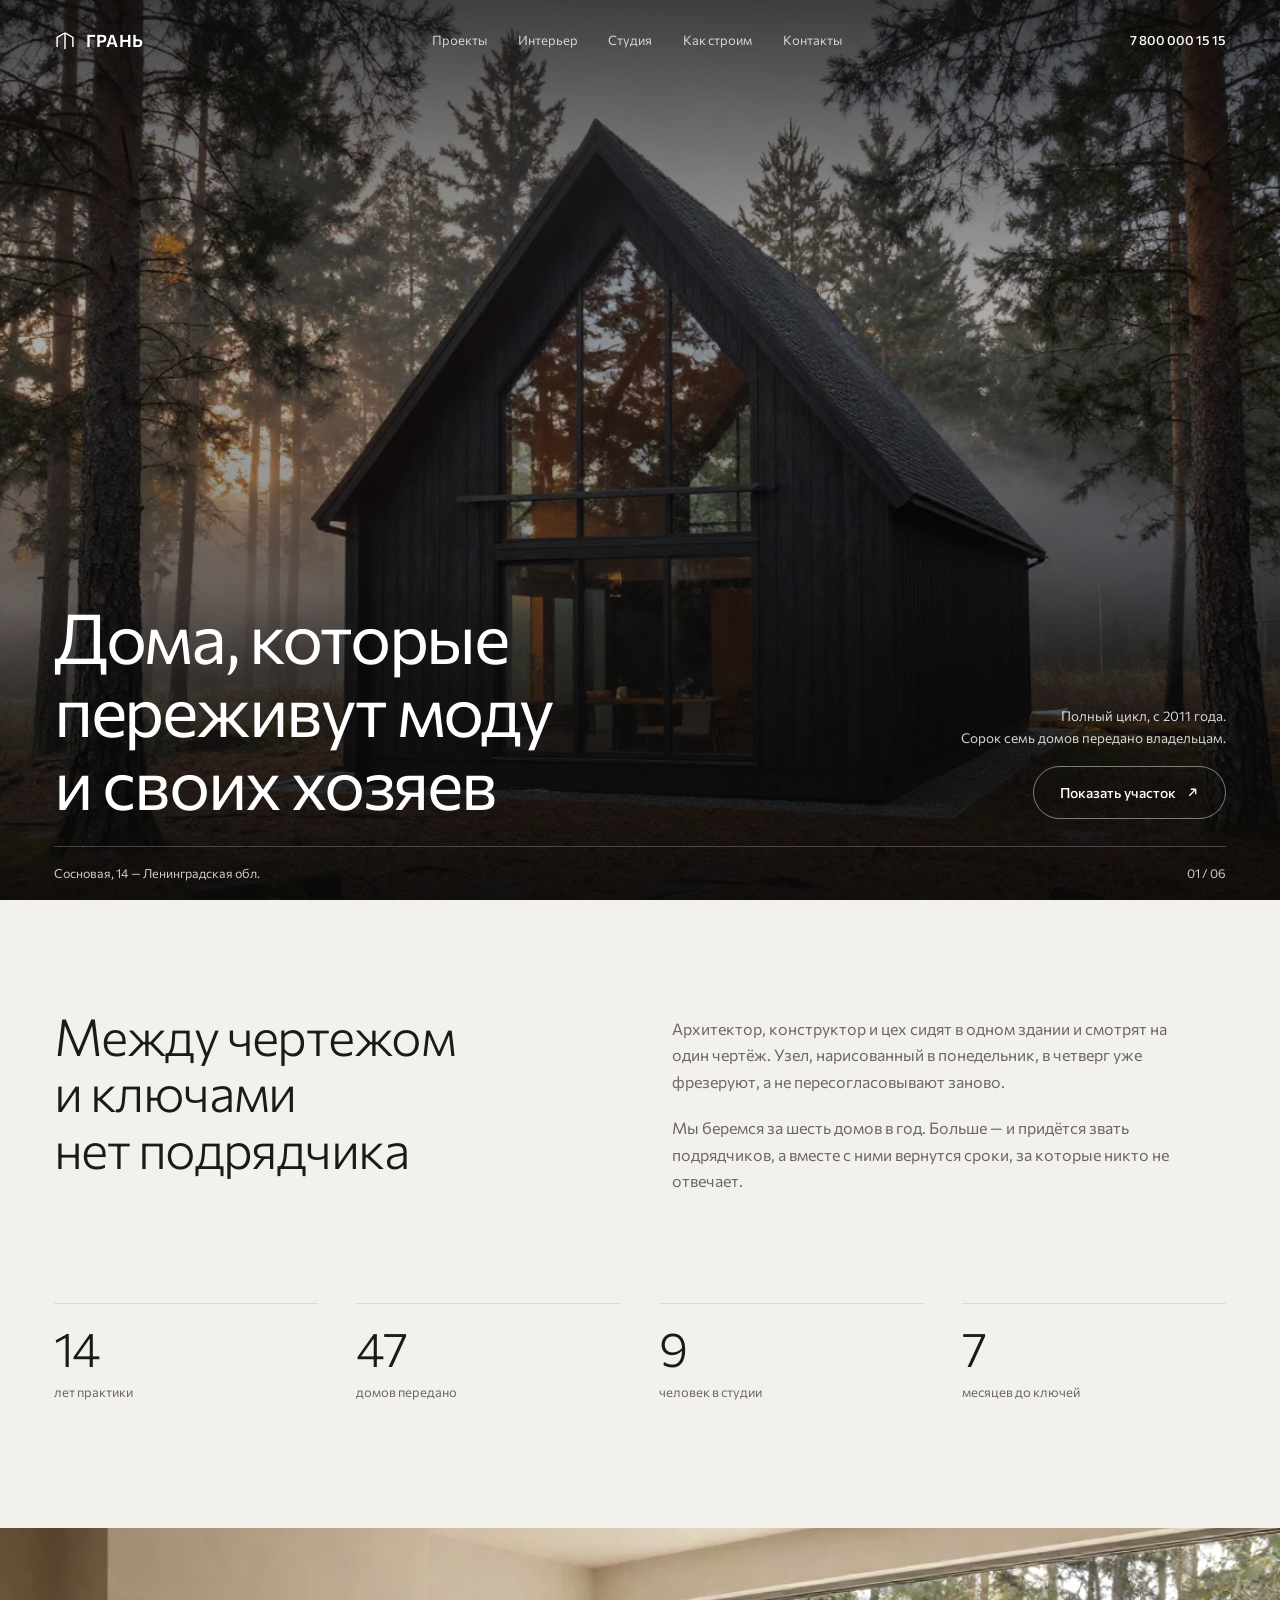
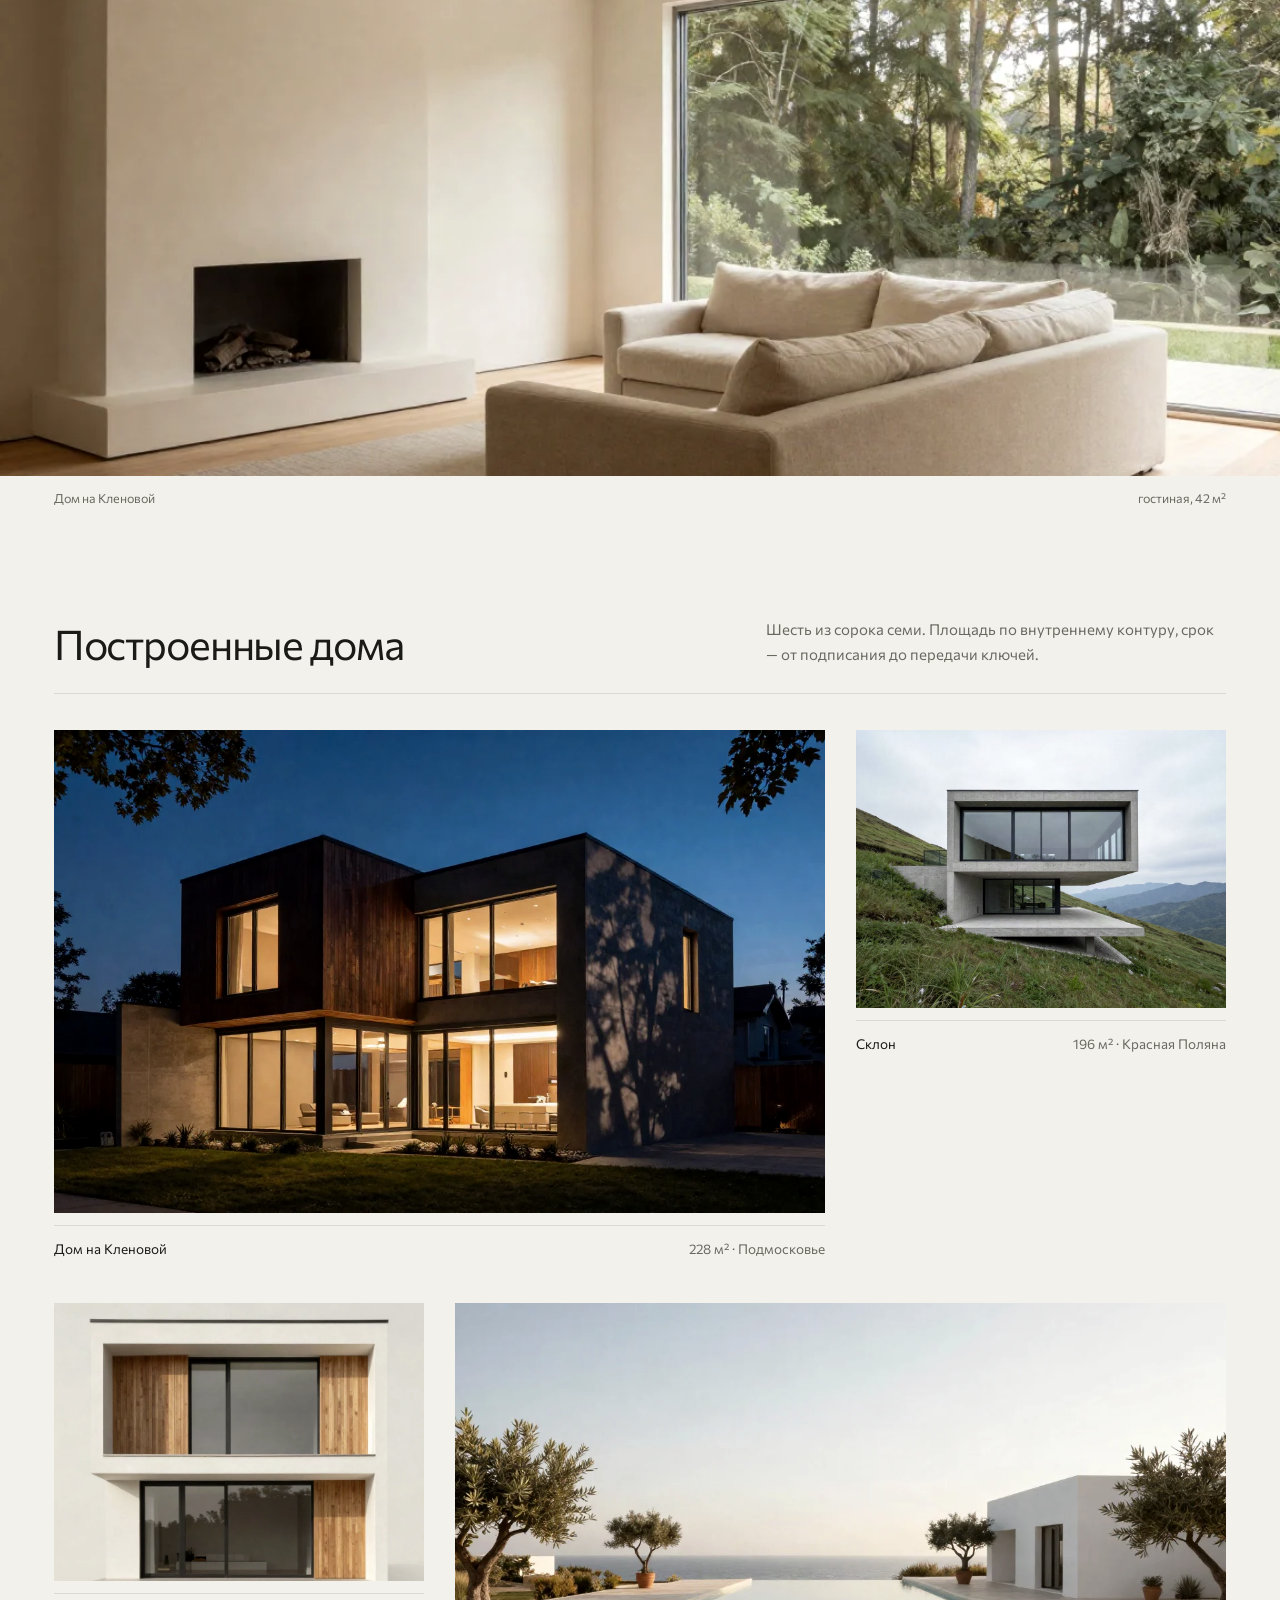
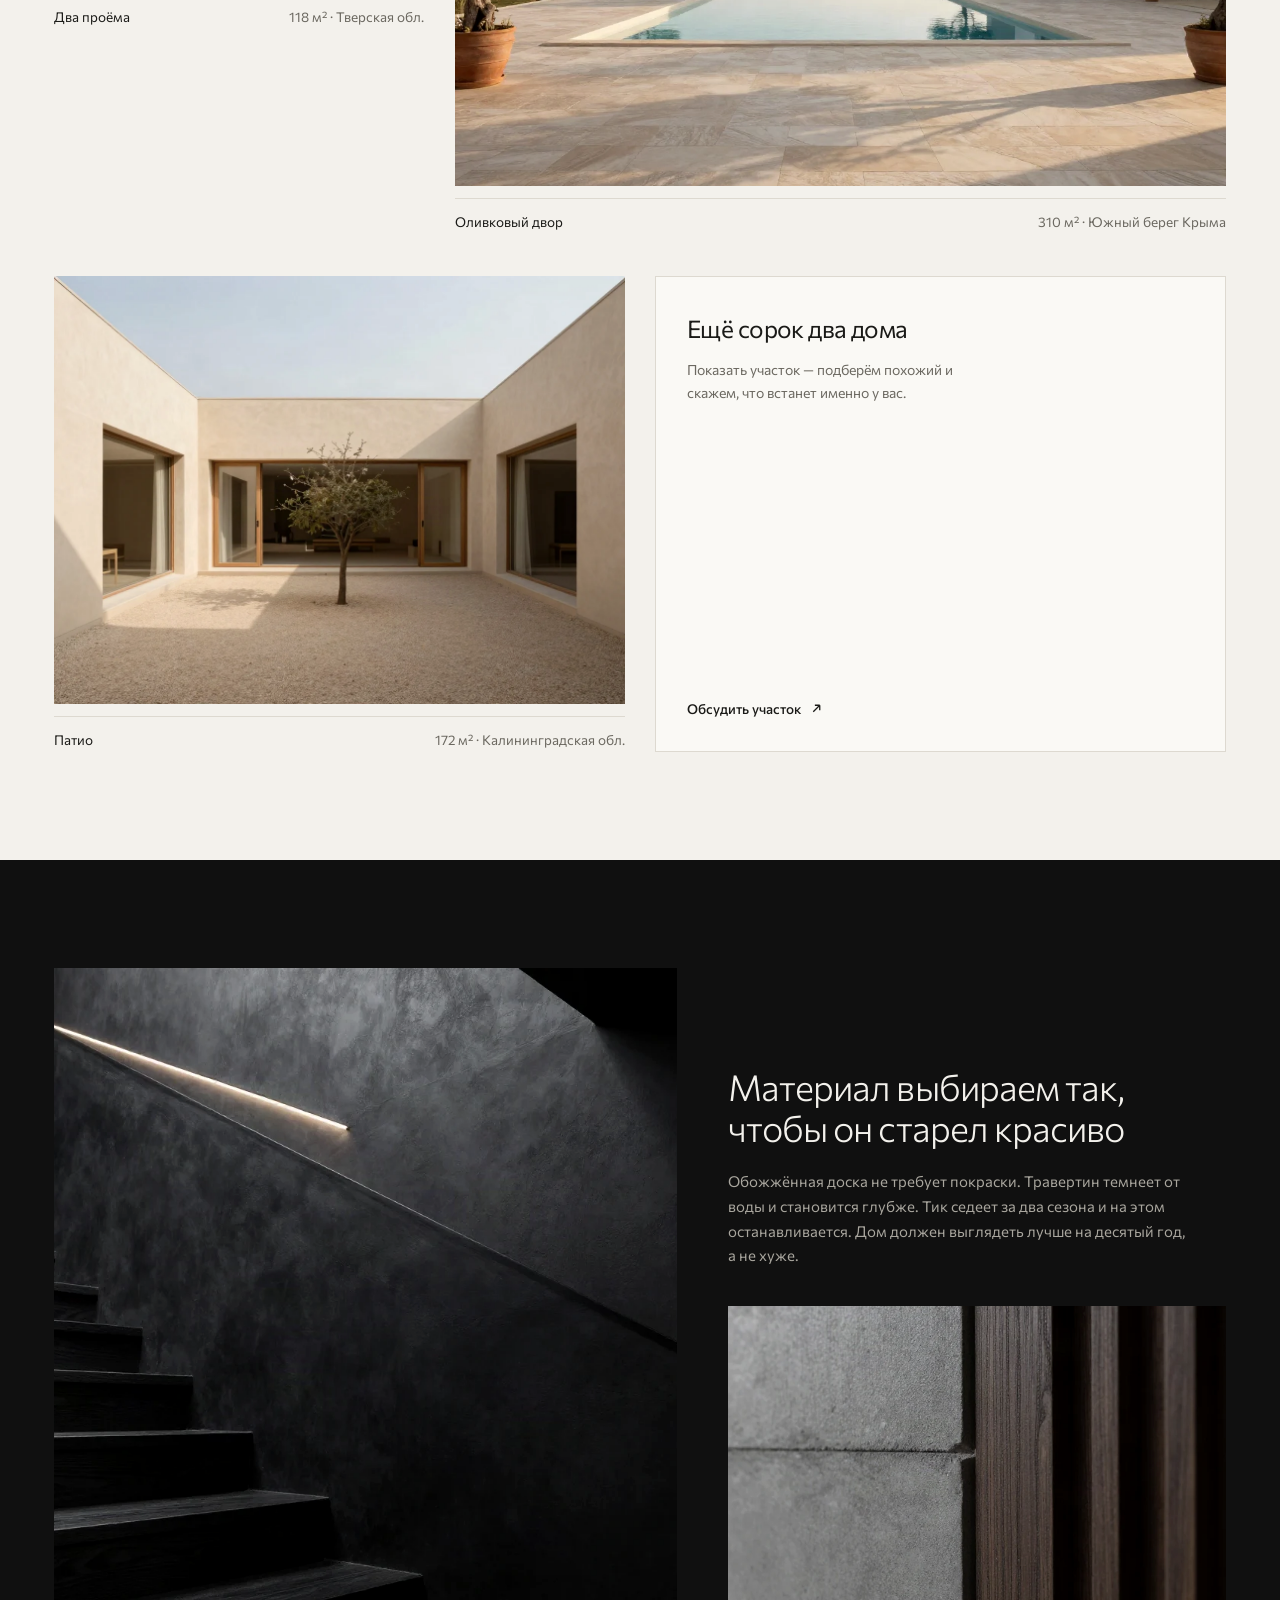
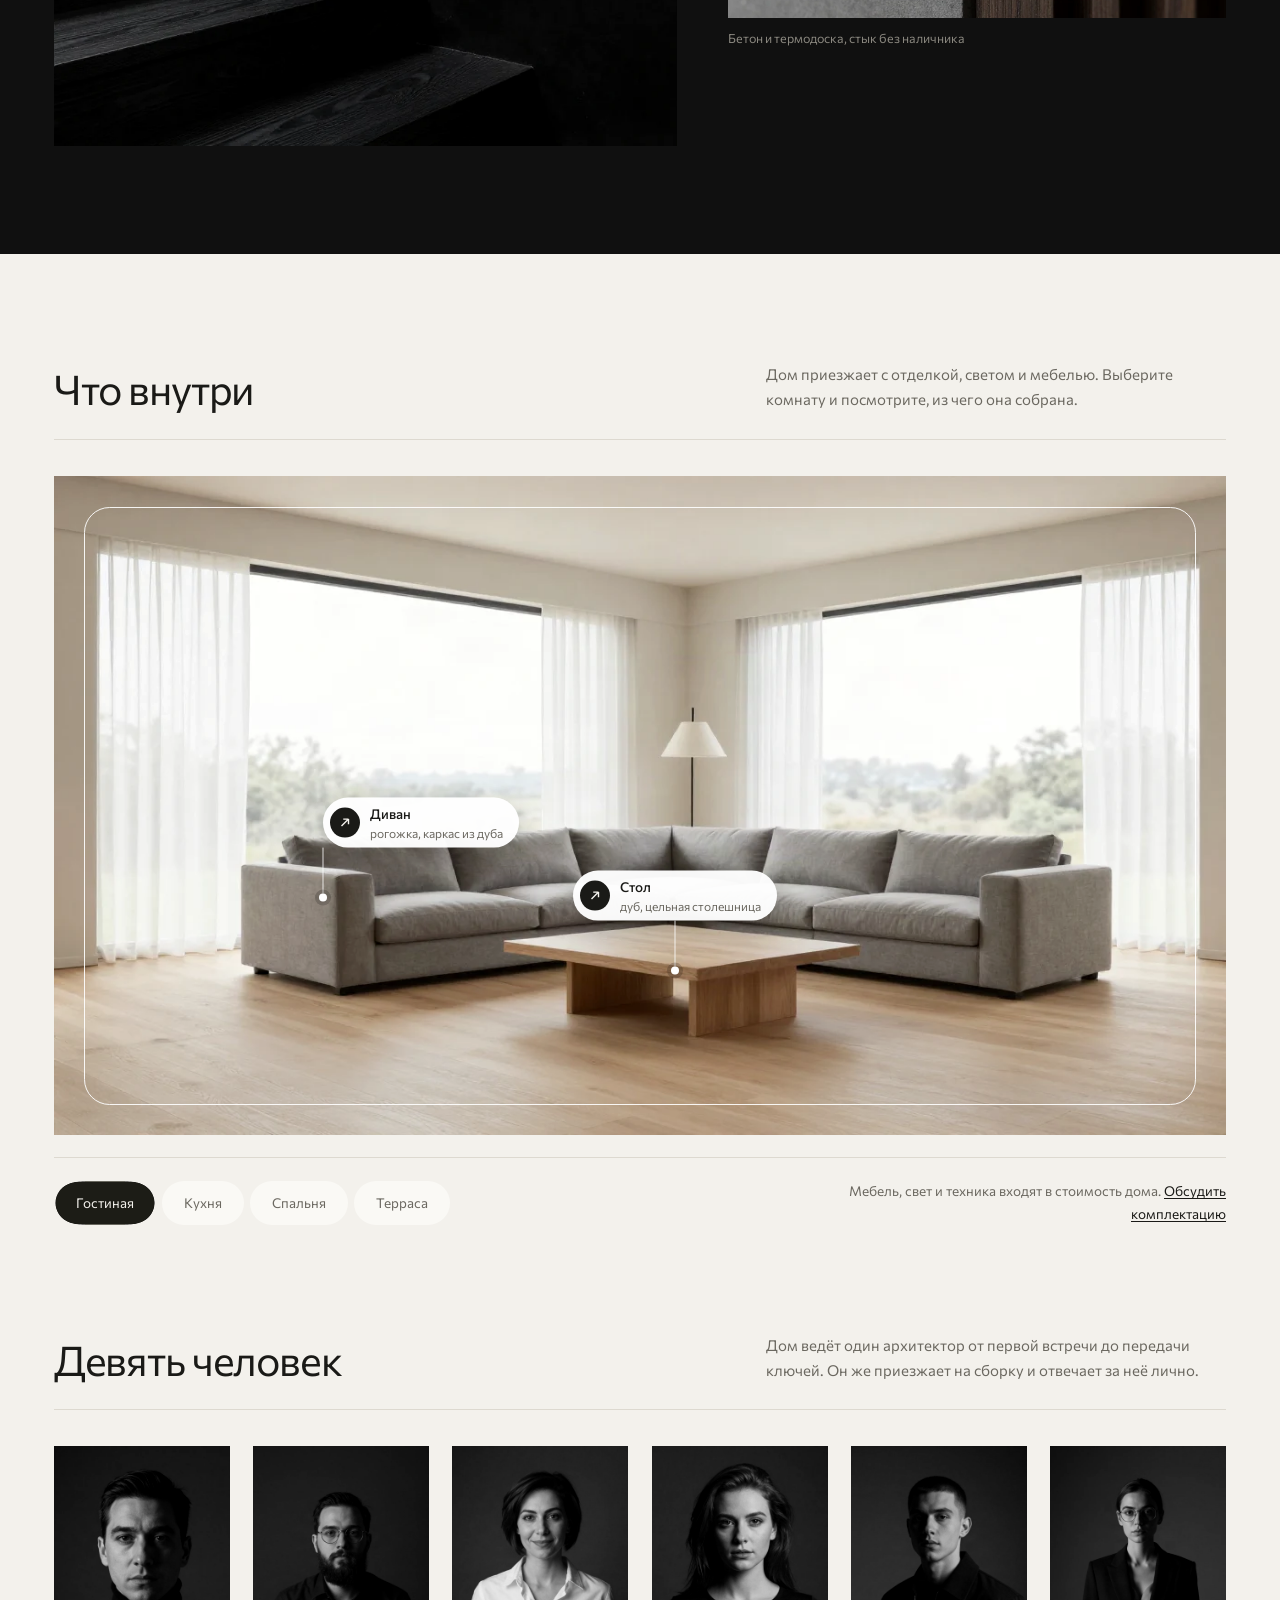
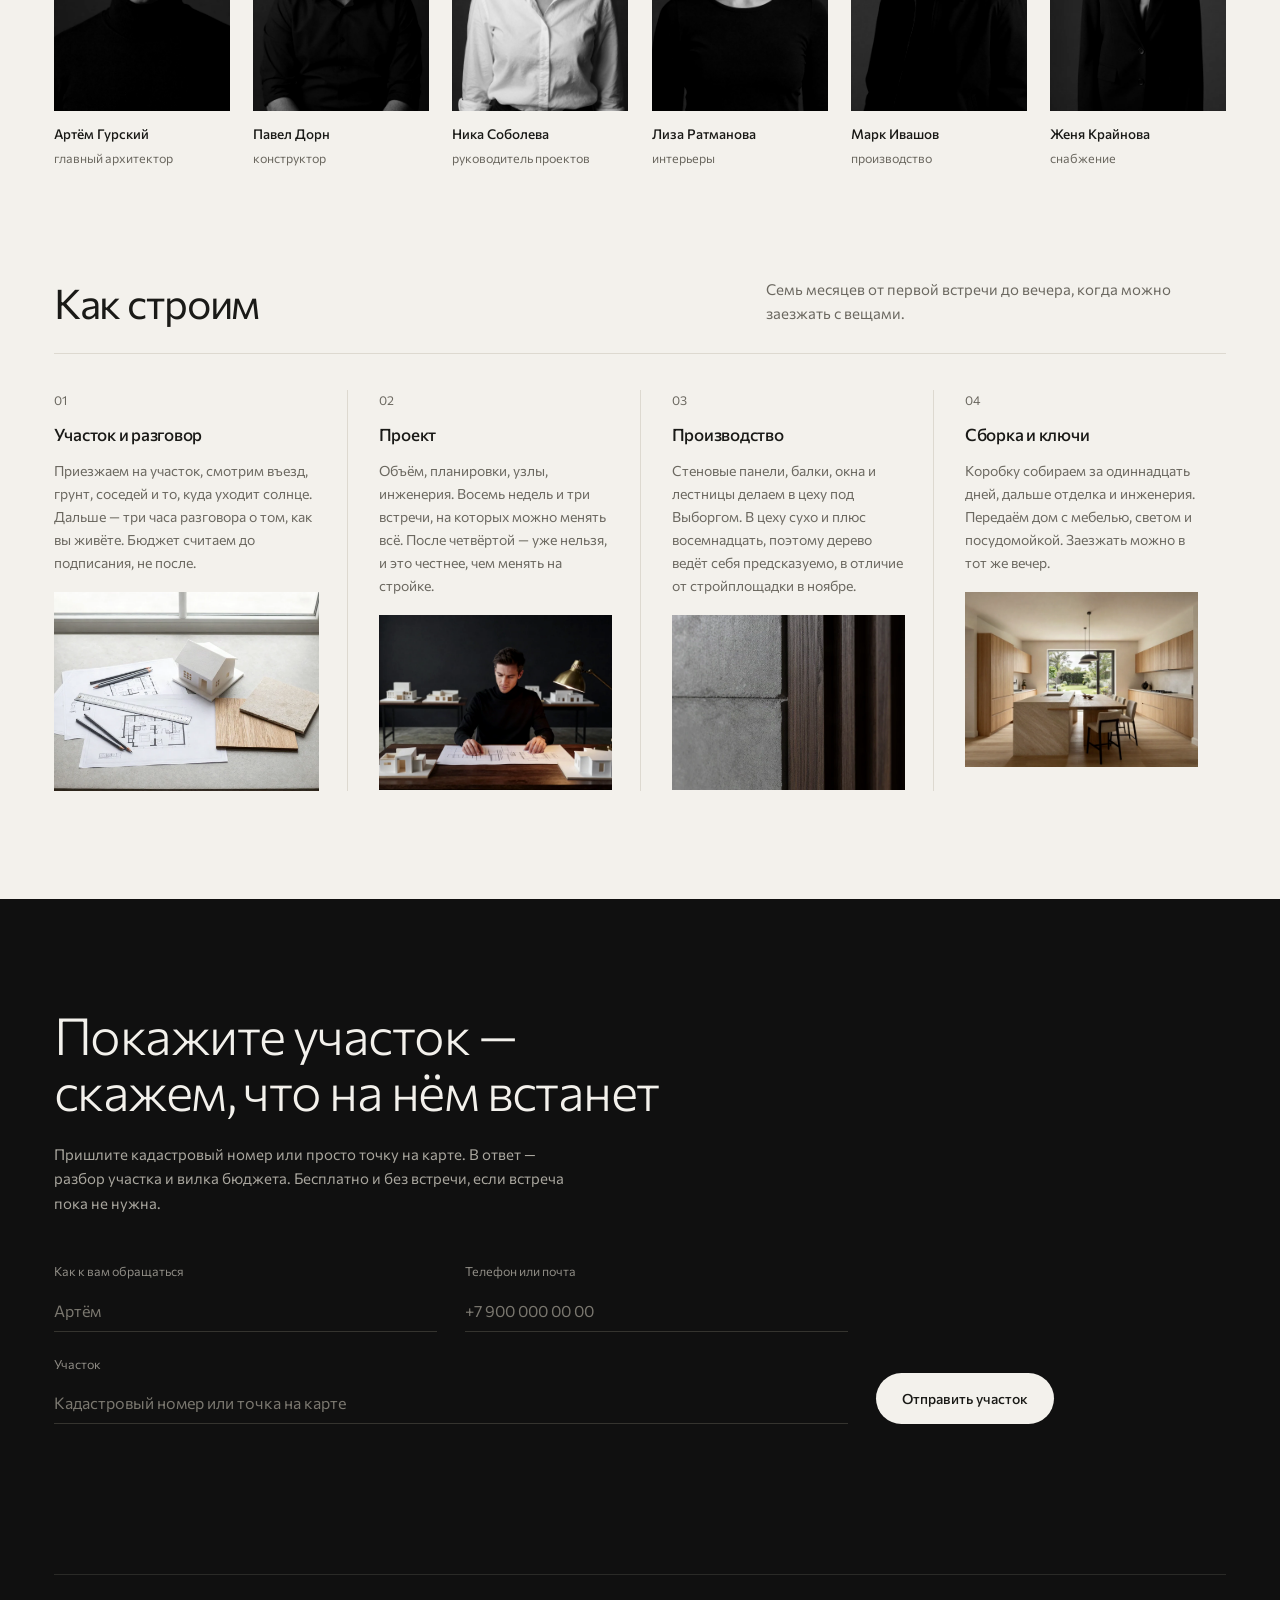
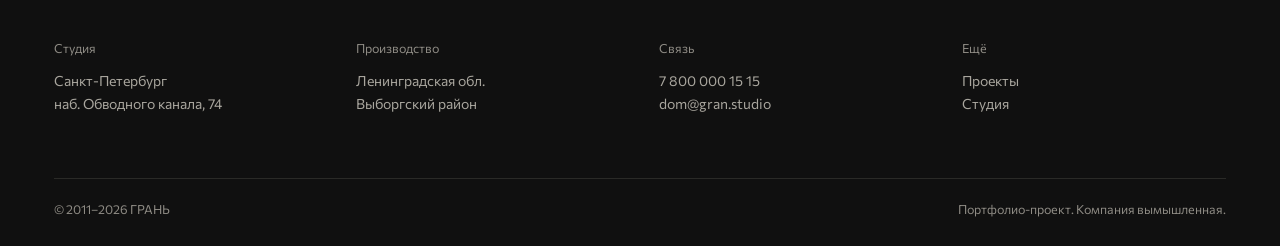
<file: index.html>
<!doctype html>
<html lang="ru">
<head>
<meta charset="utf-8">
<meta name="viewport" content="width=device-width, initial-scale=1, viewport-fit=cover">
<title>ГРАНЬ — производство частных домов</title>
<meta name="description" content="ГРАНЬ — производство частных домов полного цикла. Проектируем, изготавливаем и собираем сами: между чертежом и ключами нет подрядчика.">
<link rel="stylesheet" href="assets/fonts/commissioner.css?v=21">
<link rel="stylesheet" href="styles.css?v=21">
</head>
<body>

<svg class="defs" aria-hidden="true" focusable="false">
  <defs>
    <filter id="gooey">
      <feGaussianBlur in="SourceGraphic" stdDeviation="7" result="blur"/>
      <feColorMatrix in="blur" type="matrix"
        values="1 0 0 0 0  0 1 0 0 0  0 0 1 0 0  0 0 0 22 -11" result="goo"/>
      <feComposite in="SourceGraphic" in2="goo" operator="atop"/>
    </filter>
    <symbol id="mark" viewBox="0 0 24 24">
      <path d="M12 3.2v17.6M12 3.2 3.4 8.1v10.4M12 3.2l8.6 4.9v10.4"/>
    </symbol>
    <symbol id="arrow" viewBox="0 0 16 16"><path d="M4 12L12 4M12 4H6M12 4v6"/></symbol>
    <symbol id="cross" viewBox="0 0 16 16"><path d="M4 4l8 8M12 4l-8 8"/></symbol>
  </defs>
</svg>

<a class="skip" href="#work">К проектам</a>

<!-- ========== 1. ПЕРВЫЙ ЭКРАН ========== -->
<section class="lead" aria-labelledby="lead-title">
  <img class="lead__ph" src="4ab65cc6-c54d-48c2-94ae-1023b5bc0989.webp"
       alt="Чёрный дом с острым фронтоном и витражом во всю высоту в сосновом лесу в тумане"
       width="1152" height="864" fetchpriority="high" decoding="async">
  <span class="lead__veil" aria-hidden="true"></span>

  <header class="bar">
    <a class="bar__brand" href="#top">
      <svg aria-hidden="true"><use href="#mark"/></svg>
      <span>ГРАНЬ</span>
    </a>
    <nav class="bar__nav" aria-label="Разделы">
      <a href="#work">Проекты</a>
      <a href="#inside">Интерьер</a>
      <a href="#studio">Студия</a>
      <a href="#how">Как строим</a>
      <a href="#talk">Контакты</a>
    </nav>
    <a class="bar__tel" href="tel:+78000000000">7 800 000 15 15</a>
    <button class="burger" type="button" aria-haspopup="dialog" aria-expanded="false" aria-controls="menu">
      <span class="burger__i" aria-hidden="true"><span></span><span></span><span></span></span>
      <span class="vh">Меню</span>
    </button>
  </header>

  <div class="lead__body" id="top">
    <h1 class="lead__t" id="lead-title">Дома, которые<br>переживут моду<br>и своих хозяев</h1>
    <div class="lead__side">
      <p>Полный цикл, с 2011 года.<br>Сорок семь домов передано владельцам.</p>
      <a class="btn btn--ghost" href="#talk">Показать участок<svg aria-hidden="true"><use href="#arrow"/></svg></a>
    </div>
  </div>

  <div class="lead__foot">
    <button class="lead__cap" type="button"
            data-img="4ab65cc6-c54d-48c2-94ae-1023b5bc0989.webp"
            data-alt="Чёрный дом с острым фронтоном и витражом в сосновом лесу в тумане"
            data-name="Сосновая, 14" data-spec="154 м² · Ленинградская обл. · 6 месяцев"
            data-text="Участок в сосняке, где нельзя было валить деревья. Дом встал на 14 свай между стволами, фасад — обожжённая доска, чтобы через десять лет он всё ещё был чёрным без покраски. Витраж во фронтоне поймал единственный просвет в кронах.">
      Сосновая, 14 — Ленинградская обл.
    </button>
    <span>01 / 06</span>
  </div>
</section>

<main>

<!-- ========== 2. ПОДХОД ========== -->
<section class="say" aria-labelledby="say-title">
  <h2 class="say__t" id="say-title">Между чертежом и ключами нет подрядчика</h2>
  <div class="say__c">
    <p>Архитектор, конструктор и цех сидят в одном здании и смотрят на один
       чертёж. Узел, нарисованный в понедельник, в четверг уже фрезеруют,
       а не пересогласовывают заново.</p>
    <p>Мы беремся за шесть домов в год. Больше — и придётся звать подрядчиков,
       а вместе с ними вернутся сроки, за которые никто не отвечает.</p>
  </div>

  <dl class="nums">
    <div><dt>14</dt><dd>лет практики</dd></div>
    <div><dt>47</dt><dd>домов передано</dd></div>
    <div><dt>9</dt><dd>человек в студии</dd></div>
    <div><dt>7</dt><dd>месяцев до ключей</dd></div>
  </dl>
</section>

<figure class="bleed">
  <img src="ebb2e062-1f54-4143-8872-7576cb596163.webp"
       alt="Гостиная с камином в нише, бежевыми стенами и панорамным окном в лес"
       width="1152" height="864" loading="lazy" decoding="async">
  <figcaption><span>Дом на Кленовой</span><span>гостиная, 42 м²</span></figcaption>
</figure>

<!-- ========== 4. ПРОЕКТЫ ========== -->
<section class="work" id="work" aria-labelledby="work-title">
  <div class="head">
    <h2 id="work-title">Построенные дома</h2>
    <p>Шесть из сорока семи. Площадь по внутреннему контуру,
       срок — от подписания до передачи ключей.</p>
  </div>

  <ul class="work__list">
    <li class="card card--wide">
      <button type="button"
              data-img="b1acb6bf-656e-4416-b4d1-70b90a5d0047.webp"
              data-alt="Двухэтажный дом вечером: тёмное дерево, штукатурка, тёплый свет в окнах"
              data-name="Дом на Кленовой" data-spec="228 м² · Подмосковье · 9 месяцев"
              data-text="Два объёма со сдвигом: нижний в штукатурке, верхний в термодоске. Сдвиг дал навес над входом и террасу на втором этаже, не добавив ни метра к пятну застройки.">
        <img src="b1acb6bf-656e-4416-b4d1-70b90a5d0047.webp"
             alt="Двухэтажный дом вечером: тёмное дерево, штукатурка, тёплый свет в окнах"
             width="1280" height="720" loading="lazy" decoding="async">
        <span class="card__c"><span>Дом на Кленовой</span><span>228 м² · Подмосковье</span></span>
      </button>
    </li>
    <li class="card">
      <button type="button"
              data-img="88cfd76b-6d06-4986-982d-c74fd26f0d4c.webp"
              data-alt="Бетонный дом с вынесенным вторым этажом на горном склоне"
              data-name="Склон" data-spec="196 м² · Красная Поляна · 11 месяцев"
              data-text="Уклон участка — 24 градуса. Вместо того чтобы срезать склон, вынесли второй этаж консолью на 4,2 метра. Монолит делали на месте, всё остальное привезли готовым.">
        <img src="88cfd76b-6d06-4986-982d-c74fd26f0d4c.webp"
             alt="Бетонный дом с вынесенным вторым этажом на горном склоне"
             width="1152" height="864" loading="lazy" decoding="async">
        <span class="card__c"><span>Склон</span><span>196 м² · Красная Поляна</span></span>
      </button>
    </li>
    <li class="card">
      <button type="button"
              data-img="376568d8-f988-4f9f-9f6a-bfb7e225c34b.webp"
              data-alt="Белый фасад с двумя глубокими проёмами и вертикальной деревянной обшивкой"
              data-name="Два проёма" data-spec="118 м² · Тверская обл. · 5 месяцев"
              data-text="Самый маленький и самый быстрый наш дом. Вся сложность ушла в два глубоких проёма: они держат тень летом, пускают низкое солнце зимой и заменяют собой весь декор.">
        <img src="376568d8-f988-4f9f-9f6a-bfb7e225c34b.webp"
             alt="Белый фасад с двумя глубокими проёмами и вертикальной деревянной обшивкой"
             width="832" height="1248" loading="lazy" decoding="async">
        <span class="card__c"><span>Два проёма</span><span>118 м² · Тверская обл.</span></span>
      </button>
    </li>
    <li class="card card--wide">
      <button type="button"
              data-img="42f7aa1b-6ef0-4f06-aa07-8e6440434db0.webp"
              data-alt="Белый дом у моря с длинным бассейном, оливами и травертиновой террасой"
              data-name="Оливковый двор" data-spec="310 м² · Южный берег Крыма · 14 месяцев"
              data-text="Дом развёрнут от дороги и раскрыт к морю. Травертин на террасе тот же, что на полу внутри, поэтому граница между домом и двором почти не читается. Оливы — старые, пересаженные с участка в трёх километрах.">
        <img src="42f7aa1b-6ef0-4f06-aa07-8e6440434db0.webp"
             alt="Белый дом у моря с длинным бассейном, оливами и травертиновой террасой"
             width="1152" height="864" loading="lazy" decoding="async">
        <span class="card__c"><span>Оливковый двор</span><span>310 м² · Южный берег Крыма</span></span>
      </button>
    </li>
    <li class="card">
      <button type="button"
              data-img="251d21a3-5f0c-4cb2-8467-66113b19f0b1.webp"
              data-alt="Внутренний двор дома: бежевая штукатурка, гравий и одинокое дерево"
              data-name="Патио" data-spec="172 м² · Калининградская обл. · 8 месяцев"
              data-text="Ветер с залива не даёт сидеть снаружи девять месяцев в году. Поэтому дом замкнут в каре вокруг двора: во дворе тихо при любом ветре, и все комнаты смотрят в него.">
        <img src="251d21a3-5f0c-4cb2-8467-66113b19f0b1.webp"
             alt="Внутренний двор дома: бежевая штукатурка, гравий и одинокое дерево"
             width="1152" height="864" loading="lazy" decoding="async">
        <span class="card__c"><span>Патио</span><span>172 м² · Калининградская обл.</span></span>
      </button>
    </li>
    <li class="card card--all">
      <a href="#talk">
        <span class="card__all">
          <b>Ещё сорок два дома</b>
          <span>Показать участок — подберём похожий и скажем, что встанет
                именно у вас.</span>
        </span>
        <span class="card__go">Обсудить участок<svg aria-hidden="true"><use href="#arrow"/></svg></span>
      </a>
    </li>
  </ul>
</section>

<!-- ========== 5. МАТЕРИАЛЫ ========== -->
<section class="dark">
  <figure class="dark__big">
    <img src="2a7af6f0-0494-46bf-a302-40c9118bf445.webp"
         alt="Тёмная лестница с линейной подсветкой вдоль стены"
         width="1024" height="1024" loading="lazy" decoding="async">
  </figure>

  <div class="dark__t">
    <h2>Материал выбираем так, чтобы он старел красиво</h2>
    <p>Обожжённая доска не требует покраски. Травертин темнеет от воды
       и становится глубже. Тик седеет за два сезона и на этом
       останавливается. Дом должен выглядеть лучше на десятый год, а не хуже.</p>
    <figure class="dark__small">
      <img src="3239ee6d-171e-44fc-b7ec-80def38d3c31.webp"
           alt="Стык бетонного блока и тёмной деревянной обшивки крупным планом"
           width="832" height="1248" loading="lazy" decoding="async">
      <figcaption>Бетон и термодоска, стык без наличника</figcaption>
    </figure>
  </div>
</section>

<!-- ========== 6. ЧТО ВНУТРИ ========== -->
<section class="inside" id="inside" aria-labelledby="inside-title">
  <div class="head">
    <h2 id="inside-title">Что внутри</h2>
    <p>Дом приезжает с отделкой, светом и мебелью.
       Выберите комнату и посмотрите, из чего она собрана.</p>
  </div>

  <div class="stage">
    <span class="stage__frame" aria-hidden="true"></span>
    <div class="stage__slides">
      <figure class="slide is-on" data-room="living">
        <img src="83657b78-e860-4af3-9a89-4c7ab2702e9e.webp"
             alt="Гостиная с серым угловым диваном, дубовым столом и панорамными окнами"
             width="1280" height="720" loading="lazy" decoding="async">
      </figure>
      <figure class="slide" data-room="kitchen">
        <img src="a652e384-973f-4592-9b7b-c6516df0fa83.webp"
             alt="Кухня с бежевыми фасадами без ручек и каменным островом"
             width="1280" height="720" loading="lazy" decoding="async">
      </figure>
      <figure class="slide" data-room="bedroom">
        <img src="23b6651f-6d19-413b-b5c6-2e1a0f03b0da.webp"
             alt="Спальня с дубовым изголовьем и белым бельём"
             width="1280" height="720" loading="lazy" decoding="async">
      </figure>
      <figure class="slide" data-room="terrace">
        <img src="8beabe76-f484-43d4-b7e7-f4a444f71069.webp"
             alt="Терраса на закате с тиковыми диванами и бетонным столом"
             width="1280" height="720" loading="lazy" decoding="async">
      </figure>
    </div>

    <div class="pin" data-side="left" data-room="living" style="--x:23%;--y:64%">
      <button class="pin__b" type="button" aria-expanded="false">
        <span class="pin__i" aria-hidden="true"><svg class="pin__ar"><use href="#arrow"/></svg><svg class="pin__cr"><use href="#cross"/></svg></span>
        <span class="pin__x"><b>Диван</b><span>рогожка, каркас из дуба</span><span class="pin__m">Чехлы снимаются целиком и стираются дома.</span></span>
      </button>
      <span class="pin__s" aria-hidden="true"></span><span class="pin__d" aria-hidden="true"></span>
    </div>
    <div class="pin" data-room="living" style="--x:53%;--y:75%">
      <button class="pin__b" type="button" aria-expanded="false">
        <span class="pin__i" aria-hidden="true"><svg class="pin__ar"><use href="#arrow"/></svg><svg class="pin__cr"><use href="#cross"/></svg></span>
        <span class="pin__x"><b>Стол</b><span>дуб, цельная столешница</span><span class="pin__m">Одна доска, без склейки по ширине. Масло обновляется раз в год.</span></span>
      </button>
      <span class="pin__s" aria-hidden="true"></span><span class="pin__d" aria-hidden="true"></span>
    </div>
    <div class="pin" data-room="kitchen" style="--x:36%;--y:73%">
      <button class="pin__b" type="button" aria-expanded="false">
        <span class="pin__i" aria-hidden="true"><svg class="pin__ar"><use href="#arrow"/></svg><svg class="pin__cr"><use href="#cross"/></svg></span>
        <span class="pin__x"><b>Остров</b><span>кварцит, 40 мм</span><span class="pin__m">Тот же камень идёт на подоконники — кухня читается как одно целое.</span></span>
      </button>
      <span class="pin__s" aria-hidden="true"></span><span class="pin__d" aria-hidden="true"></span>
    </div>
    <div class="pin" data-side="right" data-room="kitchen" style="--x:78%;--y:52%">
      <button class="pin__b" type="button" aria-expanded="false">
        <span class="pin__i" aria-hidden="true"><svg class="pin__ar"><use href="#arrow"/></svg><svg class="pin__cr"><use href="#cross"/></svg></span>
        <span class="pin__x"><b>Техника</b><span>встроенная, за фасадом</span><span class="pin__m">Ручек нет: фасады открываются нажатием.</span></span>
      </button>
      <span class="pin__s" aria-hidden="true"></span><span class="pin__d" aria-hidden="true"></span>
    </div>
    <div class="pin" data-side="right" data-room="bedroom" style="--x:88%;--y:66%">
      <button class="pin__b" type="button" aria-expanded="false">
        <span class="pin__i" aria-hidden="true"><svg class="pin__ar"><use href="#arrow"/></svg><svg class="pin__cr"><use href="#cross"/></svg></span>
        <span class="pin__x"><b>Изголовье</b><span>массив дуба, наш цех</span><span class="pin__m">Собирается на шкантах, без единого видимого крепежа.</span></span>
      </button>
      <span class="pin__s" aria-hidden="true"></span><span class="pin__d" aria-hidden="true"></span>
    </div>
    <div class="pin" data-room="bedroom" style="--x:46%;--y:84%">
      <button class="pin__b" type="button" aria-expanded="false">
        <span class="pin__i" aria-hidden="true"><svg class="pin__ar"><use href="#arrow"/></svg><svg class="pin__cr"><use href="#cross"/></svg></span>
        <span class="pin__x"><b>Подиум</b><span>дуб, парит над полом</span><span class="pin__m">Подсветка в нише снизу заменяет ночник.</span></span>
      </button>
      <span class="pin__s" aria-hidden="true"></span><span class="pin__d" aria-hidden="true"></span>
    </div>
    <div class="pin" data-side="left" data-room="terrace" style="--x:12%;--y:64%">
      <button class="pin__b" type="button" aria-expanded="false">
        <span class="pin__i" aria-hidden="true"><svg class="pin__ar"><use href="#arrow"/></svg><svg class="pin__cr"><use href="#cross"/></svg></span>
        <span class="pin__x"><b>Тик</b><span>без покрытия</span><span class="pin__m">Ничем не обрабатываем: серебро — это и есть финиш.</span></span>
      </button>
      <span class="pin__s" aria-hidden="true"></span><span class="pin__d" aria-hidden="true"></span>
    </div>
    <div class="pin" data-room="terrace" style="--x:49%;--y:65%">
      <button class="pin__b" type="button" aria-expanded="false">
        <span class="pin__i" aria-hidden="true"><svg class="pin__ar"><use href="#arrow"/></svg><svg class="pin__cr"><use href="#cross"/></svg></span>
        <span class="pin__x"><b>Стол</b><span>литой бетон, 180 кг</span><span class="pin__m">Отливается на месте: занести такой в собранном виде нельзя.</span></span>
      </button>
      <span class="pin__s" aria-hidden="true"></span><span class="pin__d" aria-hidden="true"></span>
    </div>
  </div>

  <div class="roomsrow">
  <div class="rooms" role="tablist" aria-label="Комнаты">
    <span class="rooms__goo" aria-hidden="true"><span class="rooms__blob"></span><span class="rooms__drop"></span></span>
    <button class="rooms__t is-on" type="button" role="tab" aria-selected="true"  data-room="living">Гостиная</button>
    <button class="rooms__t"       type="button" role="tab" aria-selected="false" data-room="kitchen">Кухня</button>
    <button class="rooms__t"       type="button" role="tab" aria-selected="false" data-room="bedroom">Спальня</button>
    <button class="rooms__t"       type="button" role="tab" aria-selected="false" data-room="terrace">Терраса</button>
  </div>

  <p class="roomsrow__n">Мебель, свет и техника входят в стоимость дома.
     <a href="#talk">Обсудить комплектацию</a></p>
  </div>
</section>

<!-- ========== 7. СТУДИЯ ========== -->
<section class="studio" id="studio" aria-labelledby="studio-title">
  <div class="head">
    <h2 id="studio-title">Девять человек</h2>
    <p>Дом ведёт один архитектор от первой встречи до передачи ключей.
       Он же приезжает на сборку и отвечает за неё лично.</p>
  </div>

  <ul class="studio__row">
    <li><img src="98030524-5a36-4abb-b6aa-a60a4db1c145.webp" alt="Портрет Артёма Гурского" width="832" height="1248" loading="lazy" decoding="async"><b>Артём Гурский</b><span>главный архитектор</span></li>
    <li><img src="7a1011f7-d33b-4bc1-82e2-7b3e10a57603.webp" alt="Портрет Павла Дорна" width="832" height="1248" loading="lazy" decoding="async"><b>Павел Дорн</b><span>конструктор</span></li>
    <li><img src="4c51d430-c0f2-46e1-a614-63fb3851f898.webp" alt="Портрет Ники Соболевой" width="832" height="1248" loading="lazy" decoding="async"><b>Ника Соболева</b><span>руководитель проектов</span></li>
    <li><img src="f0ee0b9c-a02c-42c9-aad2-5861e328c0b0.webp" alt="Портрет Лизы Ратмановой" width="832" height="1248" loading="lazy" decoding="async"><b>Лиза Ратманова</b><span>интерьеры</span></li>
    <li><img src="24181ae5-57dd-47b8-a635-36ea2a5788fe.webp" alt="Портрет Марка Ивашова" width="832" height="1248" loading="lazy" decoding="async"><b>Марк Ивашов</b><span>производство</span></li>
    <li><img src="82d15e3d-9ccb-477f-8d09-98e1638dfe9e.webp" alt="Портрет Жени Крайновой" width="832" height="1248" loading="lazy" decoding="async"><b>Женя Крайнова</b><span>снабжение</span></li>
  </ul>
</section>

<!-- ========== 8. КАК СТРОИМ ========== -->
<section class="how" id="how" aria-labelledby="how-title">
  <div class="head">
    <h2 id="how-title">Как строим</h2>
    <p>Семь месяцев от первой встречи до вечера, когда можно заезжать с вещами.</p>
  </div>

  <ol class="how__list">
    <li>
      <span class="how__n">01</span>
      <h3>Участок и разговор</h3>
      <p>Приезжаем на участок, смотрим въезд, грунт, соседей и то, куда уходит
         солнце. Дальше — три часа разговора о том, как вы живёте. Бюджет
         считаем до подписания, не после.</p>
      <img src="655bbabe-53db-4d47-9474-9f20c882a5c5.webp" alt="Чертежи, бумажный макет дома, линейка и образцы дерева и камня" width="1280" height="720" loading="lazy" decoding="async">
    </li>
    <li>
      <span class="how__n">02</span>
      <h3>Проект</h3>
      <p>Объём, планировки, узлы, инженерия. Восемь недель и три встречи,
         на которых можно менять всё. После четвёртой — уже нельзя, и это
         честнее, чем менять на стройке.</p>
      <img src="e05cc2de-54f4-4d2b-ac4a-4afc1500d2d2.webp" alt="Архитектор разбирает чертёж за столом рядом с белыми макетами домов" width="1152" height="864" loading="lazy" decoding="async">
    </li>
    <li>
      <span class="how__n">03</span>
      <h3>Производство</h3>
      <p>Стеновые панели, балки, окна и лестницы делаем в цеху под Выборгом.
         В цеху сухо и плюс восемнадцать, поэтому дерево ведёт себя
         предсказуемо, в отличие от стройплощадки в ноябре.</p>
      <img src="3239ee6d-171e-44fc-b7ec-80def38d3c31.webp" alt="Стык бетонного блока и тёмной деревянной обшивки крупным планом" width="832" height="1248" loading="lazy" decoding="async">
    </li>
    <li>
      <span class="how__n">04</span>
      <h3>Сборка и ключи</h3>
      <p>Коробку собираем за одиннадцать дней, дальше отделка и инженерия.
         Передаём дом с мебелью, светом и посудомойкой. Заезжать можно
         в тот же вечер.</p>
      <img src="07889bbe-3eb3-447e-8c11-f10006eac1fd.webp" alt="Кухня с дубовыми фасадами, травертиновым островом и выходом в сад" width="1152" height="864" loading="lazy" decoding="async">
    </li>
  </ol>
</section>

<!-- ========== 9. КОНТАКТ ========== -->
<section class="talk" id="talk" aria-labelledby="talk-title">
  <div class="talk__in">
    <h2 id="talk-title">Покажите участок — скажем, что на нём встанет</h2>
    <p class="talk__p">Пришлите кадастровый номер или просто точку на карте.
       В ответ — разбор участка и вилка бюджета. Бесплатно и без встречи,
       если встреча пока не нужна.</p>

    <form class="form" id="lead">
      <div class="field">
        <label for="f-name">Как к вам обращаться</label>
        <input id="f-name" name="name" type="text" autocomplete="name" required placeholder="Артём">
      </div>
      <div class="field">
        <label for="f-contact">Телефон или почта</label>
        <input id="f-contact" name="contact" type="text" autocomplete="tel" required placeholder="+7 900 000 00 00">
      </div>
      <div class="field field--w">
        <label for="f-plot">Участок</label>
        <input id="f-plot" name="plot" type="text" placeholder="Кадастровый номер или точка на карте">
      </div>
      <button class="btn btn--solid" type="submit">Отправить участок</button>
      <p class="form__s" id="lead-status" role="status" aria-live="polite"></p>
    </form>
  </div>
</section>

</main>

<footer class="foot">
  <div class="foot__c">
    <div><span>Студия</span><p>Санкт-Петербург<br>наб. Обводного канала, 74</p></div>
    <div><span>Производство</span><p>Ленинградская обл.<br>Выборгский район</p></div>
    <div><span>Связь</span><p><a href="tel:+78000000000">7 800 000 15 15</a><br><a href="mailto:dom@gran.studio">dom@gran.studio</a></p></div>
    <div><span>Ещё</span><p><a href="#work">Проекты</a><br><a href="#studio">Студия</a></p></div>
  </div>
  <div class="foot__b">
    <span>© 2011–2026 ГРАНЬ</span>
    <span>Портфолио-проект. Компания вымышленная.</span>
  </div>
</footer>

<!-- ========== МЕНЮ НА ТЕЛЕФОНЕ ========== -->
<dialog class="menu" id="menu" tabindex="-1" aria-label="Разделы сайта">
  <div class="menu__bar">
    <span class="bar__brand" aria-hidden="true">
      <svg aria-hidden="true"><use href="#mark"/></svg>
      <span>ГРАНЬ</span>
    </span>
    <button class="burger burger--x" type="button" data-close>
      <span class="burger__i" aria-hidden="true"><span></span><span></span><span></span></span>
      <span class="vh">Закрыть меню</span>
    </button>
  </div>

  <nav class="menu__nav">
    <a href="#work"><span class="menu__t">Проекты</span><span class="menu__k">47 построено</span></a>
    <a href="#inside"><span class="menu__t">Интерьер</span><span class="menu__k">4 комнаты</span></a>
    <a href="#studio"><span class="menu__t">Студия</span><span class="menu__k">9 человек</span></a>
    <a href="#how"><span class="menu__t">Как строим</span><span class="menu__k">7 месяцев</span></a>
    <a href="#talk"><span class="menu__t">Контакты</span><span class="menu__k">Санкт-Петербург</span></a>
  </nav>

  <div class="menu__foot">
    <a class="menu__tel" href="tel:+78000000000">7 800 000 15 15</a>
    <a class="menu__mail" href="mailto:dom@gran.studio">dom@gran.studio</a>
  </div>
</dialog>

<dialog class="sheet" id="sheet" tabindex="-1" aria-labelledby="sheet-name">
  <button class="sheet__x" type="button" aria-label="Закрыть"><svg aria-hidden="true"><use href="#cross"/></svg></button>
  <img class="sheet__img" id="sheet-img" alt=""
       src="[data-uri]">
  <div class="sheet__b">
    <h3 id="sheet-name"></h3>
    <p class="sheet__spec" id="sheet-spec"></p>
    <p class="sheet__text" id="sheet-text"></p>
    <a class="btn btn--solid" href="#talk">Хочу такой же</a>
  </div>
</dialog>

<script src="main.js?v=21"></script>
</body>
</html>
</file>
<file: assets/fonts/commissioner.css>
/* Commissioner (OFL) — один шрифт на весь сайт.
   Переменный 300–700. Гуманистический, с тихими деталями: под спокойный,
   фотографический характер подходит лучше геометрических гротесков. */
@font-face {
  font-family: 'Commissioner';
  src: url([data-uri]) format('woff2');
  font-weight: 300 700; font-display: swap;
  unicode-range: U+0301, U+0400-045F, U+0490-0491, U+04B0-04B1, U+2116;
}
@font-face {
  font-family: 'Commissioner';
  src: url([data-uri]) format('woff2');
  font-weight: 300 700; font-display: swap;
  unicode-range: U+0000-00FF, U+0131, U+0152-0153, U+2000-206F, U+2212;
}
</file>
<file: styles.css>
/* ============================================================
   ГРАНЬ — производство частных домов
   Направление B: ведёт фотография, типографика её поддерживает.
   Спокойно: обычный регистр вместо капса, лёгкие начертания,
   много воздуха, монохром. Цвет приходит только из снимков.
   ============================================================ */

:root {
  --paper: #F3F1EC;
  --chalk: #FAF9F5;
  --ink:   #1A1A17;
  --stone: #6B6860;
  --hair:  #DDD9D0;
  --void:  #101010;
  --void-2:#2A2A27;

  --gut: clamp(20px, 4.2vw, 68px);
  --band: clamp(76px, 12vh, 168px);

  --ui:  'Commissioner', system-ui, sans-serif;
  --say: var(--ui);   /* высказывания и интерфейс — одно семейство */

  --t-fast: 180ms cubic-bezier(.2,.7,.3,1);
  --t-mid:  460ms cubic-bezier(.16,.84,.28,1);
  --t-slow: 1200ms cubic-bezier(.16,.84,.28,1);

  color-scheme: light;
}

*, *::before, *::after { box-sizing: border-box; }
/* Без scroll-behavior: smooth. Страница высотой в десять тысяч пикселей,
   и переход из меню в «Контакты» уезжал плавным ходом через всю её высоту —
   на телефоне это читается не как спокойствие, а как тормоза. */
html { -webkit-text-size-adjust: 100%; }

body {
  margin: 0;
  background: var(--paper);
  color: var(--ink);
  font-family: var(--ui);
  font-size: 16px; line-height: 1.65; font-weight: 400;
  -webkit-font-smoothing: antialiased;
}

img { max-width: 100%; height: auto; display: block; }
a { color: inherit; text-decoration: none; }
h1, h2, h3, p, ul, ol, figure { margin: 0; }
ul, ol { list-style: none; padding: 0; }
button { font: inherit; color: inherit; background: none; border: 0; cursor: pointer; }
svg { fill: none; stroke: currentColor; stroke-width: 1.6; }

::selection { background: var(--ink); color: var(--paper); }
:focus-visible { outline: 2px solid currentColor; outline-offset: 3px; border-radius: 2px; }
/* Сами окна фокус не обводим. showModal() ставит фокус на первую кнопку
   внутри, и на телефоне вокруг крестика проступала квадратная рамка —
   кольцо фокуса, хотя пальцем никто по клавиатуре не ходил. Фокус уводим
   на само окно (tabindex="-1" в разметке), а у контейнера обводки нет:
   кольцо остаётся там, где оно нужно, — на кнопках при обходе клавишей. */
.menu:focus, .menu:focus-visible, .sheet:focus, .sheet:focus-visible { outline: none; }
html { scrollbar-color: var(--stone) var(--paper); scrollbar-width: thin; }
::-webkit-scrollbar { width: 11px; height: 11px; }
::-webkit-scrollbar-track { background: var(--paper); }
::-webkit-scrollbar-thumb { background: var(--hair); border: 3px solid var(--paper); border-radius: 99px; }
::-webkit-scrollbar-thumb:hover { background: var(--stone); }

.defs { position: absolute; width: 0; height: 0; pointer-events: none; }
.vh { position: absolute; width: 1px; height: 1px; margin: -1px; overflow: hidden; clip-path: inset(50%); }
.skip {
  position: fixed; top: 8px; left: 8px; z-index: 99;
  padding: 10px 16px; background: var(--ink); color: var(--paper);
  font-size: 13px; transform: translateY(-160%); transition: transform var(--t-fast);
}
.skip:focus-visible { transform: none; }

/* --- общие --- */
.head {
  display: grid; grid-template-columns: minmax(0, 1fr) minmax(0, 1fr);
  gap: clamp(20px, 4vw, 72px); align-items: end;
  padding-bottom: clamp(20px, 3vh, 34px);
  border-bottom: 1px solid var(--hair);
}
.head h2 {
  font-family: var(--say);
  font-family: var(--say);
  font-size: clamp(1.5rem, 3.2vw, 2.7rem);
  font-weight: 400; line-height: 1.12; letter-spacing: -.028em;
  text-wrap: balance;
}
.head p { font-size: 15px; color: var(--stone); max-width: 46ch; justify-self: end; }

.btn {
  display: inline-flex; align-items: center; gap: 10px;
  padding: 14px 26px; border-radius: 999px;
  font-size: 14px; font-weight: 500; white-space: nowrap;
  transition: transform var(--t-fast), background-color var(--t-fast), border-color var(--t-fast);
}
.btn svg { width: 13px; height: 13px; }
.btn--ghost { border: 1px solid rgba(255,255,255,.45); color: #fff; }
.btn--ghost:hover { background: rgba(255,255,255,.14); border-color: rgba(255,255,255,.75); }
.btn--solid { background: var(--ink); color: var(--paper); }
.btn--solid:hover { transform: translateY(-2px); }
.btn:active { transform: none; }

/* ============================================================
   1. ПЕРВЫЙ ЭКРАН — снимок во весь экран
   ============================================================ */
.lead {
  position: relative; isolation: isolate;
  height: 100svh; min-height: 560px;
  overflow: hidden; background: var(--void); color: #fff;
  display: grid; grid-template-rows: auto 1fr auto;
}
/* Затемнение ушло со снимка в вуаль. Чёрный с прозрачностью .26 поверх
   даёт ровно то же, что brightness(.74), но это обычная заливка, а не
   фильтр: снимок при этом ещё и едет 2,4 с, и фильтр заставлял браузер
   перерисовывать полноэкранный слой каждый кадр вместо простого сдвига. */
.lead__ph {
  position: absolute; inset: 0; z-index: -2;
  width: 100%; height: 100%; object-fit: cover;
  transition: transform 2400ms cubic-bezier(.16,.84,.28,1);
}
/* приближение — исходная точка тихого выхода, и заводит его скрипт.
   Без скрипта снимок просто стоит на месте, а не висит увеличенным навсегда. */
.js .lead__ph { transform: scale(1.06); }
.is-lit .lead__ph { transform: scale(1); }
.lead__veil {
  position: absolute; inset: 0; z-index: -1;
  background: linear-gradient(180deg, rgba(10,10,10,.68) 0%, rgba(10,10,10,.08) 34%,
                                       rgba(10,10,10,.30) 66%, rgba(10,10,10,.86) 100%),
              linear-gradient(rgba(10,10,10,.26), rgba(10,10,10,.26));
}

.bar {
  display: grid; grid-template-columns: auto 1fr auto;
  align-items: center; gap: clamp(20px, 4vw, 48px);
  padding: clamp(20px, 3vh, 30px) var(--gut);
}
.bar__brand { display: inline-flex; align-items: center; gap: 10px; font-size: 17px; font-weight: 600; letter-spacing: .02em; }
.bar__brand svg { width: 22px; height: 22px; }
.bar__nav { display: flex; justify-self: center; gap: clamp(16px, 2.4vw, 32px); }
.bar__nav a {
  font-size: 13px; color: rgba(255,255,255,.76);
  background-image: linear-gradient(#fff, #fff);
  background-size: 0% 1px; background-position: 0 100%; background-repeat: no-repeat;
  transition: color var(--t-fast), background-size var(--t-fast);
}
.bar__nav a:hover { color: #fff; background-size: 100% 1px; }
.bar__tel { font-size: 13px; font-weight: 500; white-space: nowrap; }

.lead__body {
  align-self: end;
  display: grid; grid-template-columns: minmax(0, 1fr) auto;
  align-items: end; gap: clamp(24px, 5vw, 70px);
  padding: 0 var(--gut) clamp(18px, 3vh, 34px);
}
.lead__t {
  font-family: var(--say);
  font-family: var(--say);
  font-size: clamp(2.1rem, 5.4vw, 4.9rem);
  font-weight: 400; line-height: 1.06; letter-spacing: -.032em;
  max-width: 17ch;
}
.lead__side { display: grid; gap: 18px; justify-items: end; text-align: right; }
.lead__side p { font-size: 13.5px; color: rgba(255,255,255,.82); line-height: 1.6; }

.lead__foot {
  display: flex; justify-content: space-between; align-items: center; gap: 20px;
  margin: 0 var(--gut); padding: 16px 0;
  border-top: 1px solid rgba(255,255,255,.22);
  font-size: 12.5px; color: rgba(255,255,255,.78);
}
.lead__cap { padding: 0; text-align: left; transition: color var(--t-fast); }
.lead__cap:hover { color: #fff; text-decoration: underline; text-underline-offset: 3px; }

/* оркестровка: один спокойный выход */
.is-armed .lead__t,
.is-armed .lead__side,
.is-armed .lead__foot { opacity: 0; transform: translateY(14px); }
.is-lit .lead__t,
.is-lit .lead__side,
.is-lit .lead__foot { opacity: 1; transform: none; transition: opacity 900ms ease, transform var(--t-slow); }
.is-lit .lead__side { transition-delay: 120ms; }
.is-lit .lead__foot { transition-delay: 220ms; }

/* ============================================================
   2. ПОДХОД
   ============================================================ */
.say {
  display: grid; grid-template-columns: minmax(0, 1fr) minmax(0, 1fr);
  gap: clamp(24px, 5vw, 80px); align-items: start;
  padding: var(--band) var(--gut);
}
.say__t {
  font-family: var(--say);
  font-family: var(--say);
  font-size: clamp(1.7rem, 4vw, 3.4rem);
  font-weight: 300; line-height: 1.1; letter-spacing: -.03em;
  max-width: 15ch; text-wrap: balance;
}
.say__c { display: grid; gap: 20px; padding-top: 8px; }
.say__c p { font-size: 16px; color: var(--stone); max-width: 52ch; }

.wide { padding: 0 var(--gut) var(--band); }
/* один грейд на все снимки, кроме первого экрана: без него подборка
   разъезжается по температуре и перестаёт читаться как одна съёмка.
   Кадр идёт от края до края — второй кинематографичный вдох посреди страницы. */
.bleed { margin-bottom: var(--band); }
.bleed img { width: 100%; aspect-ratio: 21 / 9; object-fit: cover; filter: saturate(.9) contrast(1.04); }
.bleed figcaption {
  display: flex; justify-content: space-between; gap: 16px;
  margin: 0 var(--gut); padding-top: 12px;
  font-size: 12.5px; color: var(--stone);
}

/* ============================================================
   3. ЦИФРЫ
   ============================================================ */
/* цифры стоят внутри «подхода»: рядом с обещанием они читаются как
   доказательство, а отдельной полосой висели ни к чему */
.nums {
  grid-column: 1 / -1;
  display: grid; grid-template-columns: repeat(4, 1fr);
  gap: clamp(16px, 3vw, 44px);
  margin-top: clamp(30px, 5vh, 66px);
}
.nums div { padding-top: 20px; border-top: 1px solid var(--hair); }
.nums dt {
  font-family: var(--say);
  font-size: clamp(1.9rem, 3.8vw, 3rem);
  font-weight: 300; line-height: 1; letter-spacing: -.035em;
  font-variant-numeric: tabular-nums;
}
.nums dd { margin: 10px 0 0; font-size: 13px; color: var(--stone); }

/* ============================================================
   4. ПРОЕКТЫ
   ============================================================ */
.work { padding: 0 var(--gut) var(--band); }
.work__list {
  display: grid; grid-template-columns: repeat(6, 1fr);
  gap: clamp(22px, 3.4vw, 52px) clamp(16px, 2.4vw, 34px);
  margin-top: clamp(26px, 4vh, 48px);
}
/* ряды сходятся ровно; последняя ячейка — не дыра, а переход к разговору */
.card { grid-column: span 2; }
.card--wide { grid-column: span 4; }
.work__list > :nth-child(3) { grid-column: span 2; }
.work__list > :nth-child(5) { grid-column: span 3; }
.card--all { grid-column: span 3; }
.card--all a {
  display: flex; flex-direction: column; justify-content: space-between; gap: 26px;
  height: 100%; min-height: clamp(180px, 20vw, 260px);
  padding: clamp(20px, 2.4vw, 34px);
  background: var(--chalk); border: 1px solid var(--hair);
  transition: background-color var(--t-mid), border-color var(--t-mid);
}
.card--all a:hover { background: var(--paper); border-color: var(--stone); }
.card__all { display: grid; gap: 10px; }
.card__all b { font-size: clamp(1.15rem, 1.9vw, 1.6rem); font-weight: 400; letter-spacing: -.024em; }
.card__all span { font-size: 14px; color: var(--stone); max-width: 34ch; }
.card__go { display: inline-flex; align-items: center; gap: 9px; font-size: 13.5px; font-weight: 500; }
.card__go svg { width: 13px; height: 13px; transition: transform var(--t-mid); }
.card--all a:hover .card__go svg { transform: translate(3px, -3px); }
.card button { display: block; width: 100%; padding: 0; text-align: left; }
.card img { width: 100%; aspect-ratio: 4 / 3; object-fit: cover; filter: saturate(.9) contrast(1.04); transition: transform var(--t-slow), filter var(--t-mid); }
.card--wide img { aspect-ratio: 16 / 10; }
.card button:hover img { transform: scale(1.02); filter: saturate(1) contrast(1); }
.card__c {
  display: flex; justify-content: space-between; gap: 14px;
  margin-top: 12px; padding-top: 12px;
  border-top: 1px solid var(--hair);
  font-size: 13.5px;
}
.card__c span:last-child { color: var(--stone); }
.card__c span:first-child {
  background-image: linear-gradient(var(--ink), var(--ink));
  background-size: 0% 1px; background-position: 0 100%; background-repeat: no-repeat;
  transition: background-size var(--t-mid);
}
.card button:hover .card__c span:first-child { background-size: 100% 1px; }

/* ============================================================
   5. МАТЕРИАЛЫ — тёмная полоса
   ============================================================ */
.dark {
  background: var(--void); color: var(--paper);
  display: grid; grid-template-columns: 1.25fr 1fr;
  gap: clamp(24px, 4vw, 72px); align-items: center;
  padding: var(--band) var(--gut);
}
.dark img { width: 100%; object-fit: cover; filter: saturate(.85) contrast(1.05); }
.dark__big img { aspect-ratio: 4 / 5; }
.dark__small { margin-top: clamp(10px, 2vh, 20px); }
.dark__small img { aspect-ratio: 16 / 10; }
.dark__small figcaption { padding-top: 10px; font-size: 12.5px; color: #8A877F; }
.dark__t { display: grid; gap: 20px; align-content: center; }
.dark__t h2 {
  font-family: var(--say);
  font-family: var(--say);
  font-size: clamp(1.4rem, 2.8vw, 2.3rem);
  font-weight: 300; line-height: 1.16; letter-spacing: -.026em; text-wrap: balance;
}
.dark__t p { font-size: 15px; color: #A9A69E; max-width: 46ch; }

/* ============================================================
   6. ЧТО ВНУТРИ
   ============================================================ */
.inside { padding: var(--band) var(--gut); }
.stage {
  position: relative; margin-top: clamp(26px, 4vh, 48px);
  aspect-ratio: 16 / 9; background: var(--void); overflow: hidden;
}
.stage__slides, .slide { position: absolute; inset: 0; }
.slide { opacity: 0; transition: opacity var(--t-mid); }
.slide.is-on { opacity: 1; }
.slide img { width: 100%; height: 100%; object-fit: cover; filter: saturate(.92) contrast(1.03); }
.stage__frame {
  position: absolute; z-index: 3; inset: clamp(14px, 2.4vw, 32px);
  border: 1.5px solid rgba(255,255,255,.9);
  border-radius: clamp(14px, 2vw, 26px); pointer-events: none;
}

/* Точка стоит ровно на предмете: блок нулевой ширины, а каждый элемент
   сдвигается от него сам через `translate`. Пилюля у края кадра прижимается
   к точке (data-side) — иначе на планшете её срезает краем снимка.
   Сдвиг именно `translate`, а не `transform`: hover у пилюли занимает
   transform, и одно перебивало бы другое. */
.pin {
  position: absolute; z-index: 4; left: var(--x); top: var(--y);
  width: 0; transform: translateY(calc(-100% + 4px));
  display: grid; justify-items: start;
  opacity: 0; visibility: hidden;
  transition: opacity var(--t-mid), visibility var(--t-mid);
}
.pin__b, .pin__s, .pin__d { translate: -50% 0; }
/* Раскрытая выноска выходит на первый план, соседняя отступает вторым
   слоем. Без этого свёрнутая пилюля накрывала раскрытую и съедала
   её текст — какая из них сейчас открыта, было не понять. */
.pin.is-open { z-index: 7; }
.stage.is-telling .pin.is-on:not(.is-open) { opacity: .38; }
.pin[data-side="left"]  .pin__b { translate: 0 0; }
.pin[data-side="right"] .pin__b { translate: -100% 0; }
.pin.is-on { opacity: 1; visibility: visible; }
.pin__b {
  display: flex; align-items: center; gap: 10px;
  padding: 7px 16px 7px 7px; border-radius: 999px;
  background: rgba(255,255,255,.96);
  box-shadow: 0 10px 28px rgba(0,0,0,.22);
  text-align: left; width: max-content; max-width: min(300px, 62vw); color: var(--ink);
  transition: transform var(--t-fast), border-radius var(--t-mid);
}
.pin__b:hover { transform: translateY(-2px); }
.pin__b[aria-expanded="true"] { border-radius: 18px; align-items: flex-start; }
.pin__b[aria-expanded="true"] .pin__i { margin-top: 1px; }
.pin__i {
  position: relative; display: grid; place-items: center; flex: none;
  width: 30px; height: 30px; border-radius: 50%; background: var(--ink);
}
.pin__i svg { position: absolute; width: 14px; height: 14px; stroke: var(--paper); transition: opacity var(--t-fast); }
.pin__cr { opacity: 0; }
.pin__b[aria-expanded="true"] .pin__ar { opacity: 0; }
.pin__b[aria-expanded="true"] .pin__cr { opacity: 1; }
.pin__x { display: grid; gap: 2px; font-size: 12px; color: var(--stone); line-height: 1.35; }
.pin__x b { font-size: 13.5px; font-weight: 500; color: var(--ink); }
.pin__m { display: none; margin-top: 7px; color: var(--ink); }
.pin__b[aria-expanded="true"] .pin__m { display: block; }
.pin__s { width: 1px; height: 46px; background: rgba(255,255,255,.8); }
.pin__d { width: 8px; height: 8px; border-radius: 50%; background: #fff; box-shadow: 0 0 0 4px rgba(0,0,0,.18); }

/* ряд вкладок берёт всю ширину и завершает секцию: справа — что входит в дом.
   Раньше вкладки висели одни на огромном пустом поле. */
.roomsrow {
  display: flex; flex-wrap: wrap; justify-content: space-between; align-items: center;
  gap: 16px clamp(20px, 4vw, 60px);
  margin-top: clamp(14px, 2vw, 22px);
  padding-top: clamp(14px, 2vw, 22px);
  border-top: 1px solid var(--hair);
}
.roomsrow__n { font-size: 13.5px; color: var(--stone); max-width: 42ch; text-align: right; }
.roomsrow__n a {
  color: var(--ink);
  background-image: linear-gradient(var(--ink), var(--ink));
  background-size: 100% 1px; background-position: 0 100%; background-repeat: no-repeat;
  transition: background-size var(--t-fast);
}
.roomsrow__n a:hover { background-size: 0% 1px; }

.rooms { position: relative; display: flex; flex-wrap: wrap; gap: 6px; width: fit-content; }
.rooms__goo { position: absolute; inset: 0; z-index: 0; filter: url(#gooey); pointer-events: none; }
.rooms__blob, .rooms__drop { position: absolute; top: 0; left: 0; height: 100%; background: var(--ink); border-radius: 999px; }
.rooms__blob { transition: transform var(--t-mid), width var(--t-mid), height var(--t-mid); }
.rooms__drop { opacity: 0; transition: transform var(--t-mid), width var(--t-mid), height var(--t-mid), opacity 260ms linear 120ms; }
.rooms__drop.is-out { opacity: 1; }
.rooms__t {
  position: relative; z-index: 1; padding: 11px 22px; border-radius: 999px;
  font-size: 13.5px; color: var(--stone); background: var(--chalk);
  transition: color var(--t-fast), background-color var(--t-fast);
}
.rooms__t:hover { color: var(--ink); }
.rooms__t.is-on { color: var(--paper); background: var(--ink); }
.js .rooms__t.is-on { background: transparent; }

/* ============================================================
   7. СТУДИЯ
   ============================================================ */
.studio { padding: 0 var(--gut) var(--band); }
.studio__row {
  display: grid; grid-template-columns: repeat(6, 1fr);
  gap: clamp(12px, 1.8vw, 26px);
  margin-top: clamp(26px, 4vh, 48px);
}
.studio__row img {
  width: 100%; aspect-ratio: 2 / 3; object-fit: cover;
  filter: grayscale(1) contrast(1.04) brightness(.97);
  transition: filter var(--t-mid);
}
.studio__row li:hover img { filter: none; }
.studio__row b { display: block; margin-top: 12px; font-size: 13.5px; font-weight: 500; }
.studio__row span { display: block; margin-top: 3px; font-size: 12.5px; color: var(--stone); }

/* ============================================================
   8. КАК СТРОИМ
   ============================================================ */
.how { padding: 0 var(--gut) var(--band); }
.how__list {
  display: grid; grid-template-columns: repeat(4, 1fr);
  margin-top: clamp(26px, 4vh, 48px);
}
.how__list li { padding: 0 clamp(14px, 2.2vw, 32px) 0 0; display: grid; align-content: start; gap: 10px; }
.how__list li + li { border-left: 1px solid var(--hair); padding-left: clamp(16px, 2.4vw, 34px); }
.how__n { font-size: 12.5px; color: var(--stone); font-variant-numeric: tabular-nums; }
.how__list h3 { font-size: 17px; font-weight: 500; letter-spacing: -.015em; }
.how__list p { font-size: 14px; color: var(--stone); }
.how__list img { width: 100%; aspect-ratio: 4 / 3; object-fit: cover; margin-top: 8px; filter: saturate(.9) contrast(1.04); }

/* ============================================================
   9. КОНТАКТ
   ============================================================ */
.talk { background: var(--void); color: var(--paper); }
.talk__in { padding: var(--band) var(--gut); }
.talk h2 {
  font-family: var(--say);
  font-family: var(--say);
  font-size: clamp(1.7rem, 4vw, 3.4rem);
  font-weight: 300; line-height: 1.1; letter-spacing: -.03em;
  max-width: 19ch; text-wrap: balance;
}
.talk__p { margin-top: 22px; max-width: 52ch; font-size: 15px; color: #A9A69E; }

.form {
  display: grid; grid-template-columns: 1fr 1fr auto;
  gap: 22px clamp(16px, 2.2vw, 30px);
  margin-top: clamp(34px, 5vh, 66px); align-items: end; max-width: 1000px;
}
.field { display: grid; gap: 8px; }
.field--w { grid-column: 1 / 3; }
.field label { font-size: 12.5px; color: #8E8B84; }
.field input {
  width: 100%; padding: 11px 0; border: 0; border-radius: 0;
  border-bottom: 1px solid #35342F;
  font-family: inherit; font-size: 16px; color: var(--paper);
  background: transparent; caret-color: var(--paper);
  transition: border-color var(--t-fast);
}
.field input::placeholder { color: #7A776F; }
.field input:hover { border-bottom-color: #4E4C46; }
.field input:focus { outline: none; border-bottom-color: var(--paper); }
.field input:focus-visible { outline: none; }
.talk .btn--solid { background: var(--paper); color: var(--ink); }
.form__s { grid-column: 1 / -1; min-height: 20px; font-size: 13.5px; color: #A9A69E; }
.form__s.is-bad { color: #E8A5A5; }

/* ============================================================
   ПОДВАЛ
   ============================================================ */
.foot { background: var(--void); color: var(--paper); padding: 0 var(--gut) 26px; }
.foot__c {
  display: grid; grid-template-columns: repeat(4, 1fr);
  gap: clamp(18px, 3vw, 44px);
  padding-top: clamp(44px, 7vh, 88px);
  border-top: 1px solid var(--void-2);
}
.foot__c span { display: block; font-size: 12.5px; color: #8E8B84; margin-bottom: 10px; }
.foot__c p { font-size: 14px; color: #A9A69E; }
.foot__c a {
  background-image: linear-gradient(currentColor, currentColor);
  background-size: 0% 1px; background-position: 0 100%; background-repeat: no-repeat;
  transition: color var(--t-fast), background-size var(--t-fast);
}
.foot__c a:hover { color: var(--paper); background-size: 100% 1px; }
.foot__b {
  display: flex; flex-wrap: wrap; justify-content: space-between; gap: 10px 24px;
  margin-top: clamp(40px, 7vh, 84px); padding-top: 20px;
  border-top: 1px solid var(--void-2); font-size: 12.5px; color: #8E8B84;
}

/* ============================================================
   МЕНЮ НА ТЕЛЕФОНЕ
   Панель опускается сверху, как штора, и приходит бумагой — той же,
   на которой набрана вся страница. Тёмный снимок сменяется светом:
   это единственная инверсия на сайте, и она же делает её запоминающейся.
   Собственная верхняя строка панели повторяет знак и кнопку ровно на
   местах шапки, поэтому шапка выглядит несдвинутой.
   ============================================================ */
.burger { display: none; position: relative; touch-action: manipulation; -webkit-tap-highlight-color: transparent; }
/* область нажатия шире рисунка: до края экрана справа и по 8 px сверху и
   снизу. Иконка при этом остаётся ровно на поле, а палец промахнуться
   уже не может. */
.burger::after { content: ''; position: absolute; inset: -8px -8px -8px 0; }
.burger:active .burger__i { opacity: .55; }
.burger__i { transition: opacity var(--t-fast); }
.burger__i {
  position: relative; display: block; width: 22px; height: 15px;
}
.burger__i span {
  position: absolute; left: 0; height: 1.5px; background: currentColor;
  transition: top var(--t-fast), transform var(--t-fast), opacity var(--t-fast);
}
.burger__i span:nth-child(1) { top: 0; width: 22px; }
/* средняя короче и прижата вправо — сдвиг объёмов, как у самих домов */
.burger__i span:nth-child(2) { top: 7px; left: auto; right: 0; width: 14px; }
.burger__i span:nth-child(3) { top: 14px; width: 22px; }
/* Крестик должен занимать те же 22 px, что и бургер, и упираться правым
   краем в то же поле. Повёрнутая на 45° линия короче своей длины в корень
   из двух, поэтому линии крестика длиннее полос: 22 × √2 = 31.11. */
.burger--x .burger__i span:nth-child(1),
.burger--x .burger__i span:nth-child(3) {
  top: 50%; left: 50%; right: auto; width: 31.11px; translate: -50% -50%;
}
.burger--x .burger__i span:nth-child(1) { transform: rotate(45deg); }
.burger--x .burger__i span:nth-child(2) { opacity: 0; }
.burger--x .burger__i span:nth-child(3) { transform: rotate(-45deg); }

/* Уход панели анимирует сам браузер: display и overlay перечислены в
   transition с allow-discrete, поэтому close() можно звать сразу, а не
   ждать окончания перехода. Раньше закрытие держалось на transitionend,
   и любой несработавший переход оставлял панель открытой навсегда —
   вместе с заблокированной прокруткой всей страницы.
   Где allow-discrete не поддержан, панель просто исчезает без хода:
   некрасиво, но никогда не залипает.

   Едет она на десять пикселей, а не через весь экран. Полная штора
   на 460 мс держала крестик выше видимой области: нетерпеливый повторный
   тап по тому же месту попадал в пустоту, и это читалось как «не
   закрывается». Теперь крестик нажимается с первого кадра. */
.menu {
  inset: 0; width: auto; height: auto; max-width: none; max-height: none;
  margin: 0; padding: 0; border: 0;
  background: var(--paper); color: var(--ink);
  overflow: auto; overscroll-behavior: contain;
  opacity: 0; transform: translateY(-10px);
  transition: opacity 240ms cubic-bezier(.2,.7,.3,1),
              transform var(--t-mid),
              overlay var(--t-mid) allow-discrete,
              display var(--t-mid) allow-discrete;
}
/* список стоит сразу под шапкой, а весь запас высоты собирается над
   телефоном. Отцентрованный список давал два одинаковых провала и
   разваливал панель на три несвязанные зоны. */
.menu[open] { display: grid; grid-template-rows: auto auto 1fr; opacity: 1; transform: none; }
@starting-style { .menu[open] { opacity: 0; transform: translateY(-10px); } }
.menu::backdrop { background: transparent; }
.is-menu, .is-menu body { overflow: hidden; }

/* Шапка панели обязана встать ровно на шапку страницы. Модальный диалог
   лежит в верхнем слое и считается от самого экрана, а страница — от :root,
   которому обёртка артефакта добавляет отступ под «чёлку». Без этой
   поправки крестик уходил на высоту чёлки вверх, под статус-бар, где по
   нему уже не попасть. Отступ не угадываем через env(), а измеряем со
   страницы перед открытием: обёртка может задать его как угодно. */
.menu__bar {
  display: flex; justify-content: space-between; align-items: center; gap: 20px;
  padding: calc(clamp(20px, 3vh, 30px) + var(--safe-top, env(safe-area-inset-top, 0px))) var(--gut) clamp(20px, 3vh, 30px);
}

.menu__nav { display: grid; padding: clamp(16px, 4.5vh, 48px) var(--gut) 0; }
.menu__nav a {
  display: flex; align-items: baseline; justify-content: space-between; gap: 18px;
  padding: clamp(15px, 2.2vh, 21px) 0;
  border-top: 1px solid var(--hair);
  transition: color var(--t-fast);
}
.menu__nav a:last-child { border-bottom: 1px solid var(--hair); }
/* нажатие отзывается мгновенно, отпускание — с обычным замедлением:
   180 мс на отклик под пальцем уже читаются как задержка */
.menu__nav a:active, .menu__foot a:active { color: var(--stone); transition: none; }
/* телефон берёт ту же ступень кегля, что и разделы, но вес 400: это не
   шестой пункт, а единственное утверждение панели. Разница в полразмера
   читалась бы как случайный сдвиг шкалы, а не как решение. */
.menu__t, .menu__tel { font-size: clamp(1.5rem, 7.2vw, 2.05rem); line-height: 1.1; letter-spacing: -.03em; }
.menu__t { font-weight: 300; }
/* справа не украшение, а то, что за дверью: настоящие числа со страницы */
.menu__k { font-size: 12.5px; color: var(--stone); white-space: nowrap; }

.menu__foot {
  display: grid; align-content: end; justify-items: start; gap: 6px;
  padding: 0 var(--gut) calc(clamp(26px, 6vh, 54px) + var(--safe-bottom, env(safe-area-inset-bottom, 0px)));
}
.menu__tel { font-weight: 400; font-variant-numeric: tabular-nums; }
.menu__mail { font-size: 13.5px; color: var(--stone); }
.menu__foot a { transition: color var(--t-fast); }

/* ============================================================
   ОКНО ПРОЕКТА
   ============================================================ */
.sheet {
  width: min(1040px, calc(100vw - 2 * var(--gut)));
  max-height: min(88vh, 860px);
  padding: 0; border: 0; background: var(--chalk); color: var(--ink); overflow: auto;
}
.sheet::backdrop { background: rgba(10,10,8,.84); }
.sheet__img { width: 100%; aspect-ratio: 16 / 9; object-fit: cover; }
.sheet__b { padding: clamp(22px, 3.4vw, 44px); display: grid; gap: 14px; justify-items: start; }
.sheet__b h3 { font-family: var(--say); font-size: clamp(1.4rem, 2.8vw, 2.1rem); font-weight: 400; letter-spacing: -.026em; line-height: 1.1; }
.sheet__spec { font-size: 13px; color: var(--stone); }
.sheet__text { font-size: 15px; max-width: 58ch; color: var(--stone); }
.sheet__b .btn { margin-top: 8px; }
/* Крестик взят из языка выносок: тёмный круг со светлым знаком, как
   у кружков на снимках. Белая нашлёпка с тяжёлой тенью выбивалась из
   страницы, где всё остальное держится на волосяных линиях, и на светлых
   кадрах терялась. Прижат вправо через margin-left: auto, а не через
   left у sticky-элемента: то был подгон, а не правило. */
.sheet__x {
  position: sticky; z-index: 3; top: 12px;
  margin: 12px 12px -56px auto;
  display: grid; place-items: center; width: 44px; height: 44px; border-radius: 50%;
  background: var(--ink); color: var(--paper);
  box-shadow: 0 4px 16px rgba(0,0,0,.28);
  touch-action: manipulation; -webkit-tap-highlight-color: transparent;
  transition: transform var(--t-fast);
}
.sheet__x:hover { transform: scale(1.06); }
.sheet__x:active { transform: scale(.94); transition: none; }
.sheet__x svg { width: 14px; height: 14px; stroke: currentColor; }

@media (min-width: 861px) {
  .sheet[open] { display: grid; grid-template-columns: 1.15fr .85fr; align-items: stretch; }
  .sheet__x { grid-column: 2; grid-row: 1; z-index: 2; position: static; justify-self: end; align-self: start; margin: 14px; }
  .sheet__img { grid-column: 1; grid-row: 1; height: 100%; min-height: 0; aspect-ratio: auto; }
  .sheet__b { grid-column: 2; grid-row: 1; align-content: center; padding-top: 58px; }
}

/* ============================================================
   АДАПТИВ
   Три ступени. 1080 — шапка перестраивается, сетки в две колонки.
   900 — первый экран и тёмные блоки в одну колонку. 760 — телефон.
   Везде, где палец, у цели не меньше 44 px по высоте.
   ============================================================ */
@media (max-width: 1080px) {
  /* имя и телефон в одну строку, разделы под ними: раньше телефон
     уезжал в середину собственной пустой строки */
  .bar {
    grid-template-columns: auto 1fr;
    grid-template-areas: "brand tel" "nav nav";
    row-gap: 2px; column-gap: 20px;
  }
  .bar__brand { grid-area: brand; }
  .bar__tel   { grid-area: tel; justify-self: end; }
  .bar__nav   { grid-area: nav; justify-self: start; flex-wrap: wrap; gap: 0 clamp(16px, 2.6vw, 30px); }

  .studio__row { grid-template-columns: repeat(3, 1fr); }
  .how__list { grid-template-columns: repeat(2, 1fr); row-gap: 34px; }
  .how__list li:nth-child(3) { border-left: 0; padding-left: 0; }

  .pin__b { max-width: min(268px, 46vw); }
}

/* Цели под палец. Ширина — не весь критерий: планшет в альбоме бывает шире
   1080, поэтому вторым условием идёт сам способ ввода. Подчёркивание при этом
   остаётся у текста, а не уезжает к нижнему краю выросшей области нажатия. */
@media (max-width: 1080px), (hover: none) {
  .bar__brand, .bar__tel, .lead__cap { padding-block: 11px; }
  .bar__nav a { display: inline-block; padding-block: 12px; background-position: 0 calc(100% - 12px); }
  .foot__c p a { display: inline-block; padding-block: 10px; background-position: 0 calc(100% - 10px); }
  .roomsrow__n a { display: inline-block; padding-block: 9px; background-position: 0 calc(100% - 9px); }
}

@media (max-width: 900px) {
  .head { grid-template-columns: 1fr; align-items: start; }
  .head p { justify-self: start; }
  .roomsrow { justify-content: flex-start; }
  .roomsrow__n { text-align: left; max-width: none; }

  .lead__body { grid-template-columns: 1fr; align-items: start; gap: 26px; }
  .lead__side { justify-items: start; text-align: left; }
  .say { grid-template-columns: 1fr; }
  .dark { grid-template-columns: 1fr; }
  .dark__big img { aspect-ratio: 16 / 10; }
  .dark__small { max-width: 440px; }

  /* проекты выравниваются в ровную пару: разные пропорции в узкой сетке
     оставляли дыру под короткой карточкой */
  .work__list { grid-template-columns: repeat(2, 1fr); }
  .card, .card--wide, .card--all,
  .work__list > :nth-child(3), .work__list > :nth-child(5) { grid-column: span 1; }
  .card--wide img { aspect-ratio: 4 / 3; }

  .form { grid-template-columns: 1fr 1fr; }
  .talk .btn { grid-column: 1 / -1; justify-self: start; }
}

@media (max-width: 760px) {
  body { font-size: 15.5px; }

  /* шапка сжимается до знака и бургера: пять разделов второй строкой
     отъедали у снимка треть экрана. Телефон уходит в панель, где он
     набран крупно — на телефоне это главное действие. Перестраиваем только
     если <dialog> реально работает: иначе бургер был бы мёртвой кнопкой,
     и пусть лучше остаётся обычный ряд ссылок. */
  .dlg .bar { grid-template-columns: auto auto; grid-template-areas: "brand burger"; row-gap: 0; }
  .dlg .bar__nav, .dlg .bar__tel { display: none; }
  .dlg .burger { display: block; grid-area: burger; justify-self: end; padding: 15px 0 15px 24px; }

  /* заголовок первого экрана берёт больше кегля: снимок ведёт, и текст
     поверх него должен звучать так же уверенно, как на большом экране */
  .lead__t { font-size: clamp(2.4rem, 9.6vw, 3.2rem); }

  /* первый экран остаётся во весь экран, но может вырасти под текст */
  .lead { height: auto; min-height: 100svh; }
  .lead__body { padding-top: clamp(56px, 14vh, 150px); }
  .lead__foot { flex-wrap: wrap; row-gap: 0; }

  .bleed img { aspect-ratio: 4 / 3; }
  .bleed figcaption { flex-wrap: wrap; row-gap: 2px; }
  .nums { grid-template-columns: 1fr 1fr; gap: 26px clamp(16px, 3vw, 40px); }

  .work__list { grid-template-columns: 1fr; }
  .card, .card--wide, .card--all,
  .work__list > :nth-child(3), .work__list > :nth-child(5) { grid-column: 1 / -1; }
  .card img, .card--wide img { aspect-ratio: 4 / 3; }

  .dark__small { max-width: none; }

  /* Кадр на телефоне квадратный, а не 16:9. Причина не в красоте: в низком
     кадре раскрытой выноске просто некуда встать — она вылезала за верхний
     край. Заодно интерьер занимает экран целиком и читается крупнее. */
  .stage { aspect-ratio: 1 / 1; }

  /* Выноска остаётся на снимке: подпись должна стоять на самом предмете,
     а не уезжать под кадр. Чтобы уместиться, свёрнутая выноска показывает
     только название — «Диван». Подробности приходят по нажатию, тогда же
     пилюля и вырастает. Так название всегда меньше предмета, который
     называет, и кадр остаётся видно. */
  .pin__b { gap: 8px; padding: 5px 13px 5px 5px; max-width: min(230px, 62vw); }
  .pin__i { width: 25px; height: 25px; }
  .pin__i svg { width: 11px; height: 11px; }
  .pin__x { font-size: 11.5px; gap: 1px; }
  .pin__x b { font-size: 12.5px; }
  .pin__x > span:not(.pin__m) { display: none; }
  .pin__b[aria-expanded="true"] .pin__x > span { display: block; }
  .pin__s { height: 22px; }

  .studio__row { grid-template-columns: repeat(2, 1fr); }
  .how__list { grid-template-columns: 1fr; }
  .how__list li + li { border-left: 0; padding-left: 0; border-top: 1px solid var(--hair); padding-top: 26px; }
  .form { grid-template-columns: 1fr; }
  .field--w { grid-column: 1; }
  .foot__c { grid-template-columns: 1fr 1fr; }
}

@media (max-width: 520px) {
  /* вкладки комнат занимают строку целиком и делят её поровну:
     четыре разные по длине пилюли рвали ряд на лохмотья */
  .rooms { width: 100%; }
  .rooms__t { flex: 1 1 auto; padding: 12px 14px; font-size: 12.5px; text-align: center; }
  .lead__side .btn { justify-content: center; }
  .foot__c { grid-template-columns: 1fr; }
}

/* телефон в альбоме: низкое окно. Кадр в карточке проекта не должен
   съедать его целиком — под ним ещё текст, ради которого её и открыли. */
/* Ховер-переходы на сенсорном экране не наступят никогда. Снимаем, чтобы
   браузер не держал снимки готовыми к переходу, которого не будет. */
@media (hover: none) {
  .card img, .studio__row img { transition: none; }
}

/* Низкое окно: панель сжимается, чтобы телефон внизу оставался виден.
   Прокручиваемое меню из пяти пунктов — признак того, что кегль не
   подогнали под экран, а не того, что пунктов много. */
@media (max-width: 760px) and (max-height: 620px) {
  /* шапку панели не трогаем: она обязана совпадать с шапкой страницы,
     а та на низком экране не сжимается. Место берём со строк и кегля. */
  .menu__nav { padding-top: 6px; }
  .menu__nav a { padding: 8px 0; }
  .menu__t, .menu__tel { font-size: clamp(1.1rem, 5.2vw, 1.4rem); }
  .menu__foot { padding-bottom: calc(14px + var(--safe-bottom, 0px)); }
}

/* панель живёт только на телефоне: выше 760 разделы стоят в шапке */
@media (min-width: 761px) {
  .menu[open] { display: none; }
}

@media (max-height: 560px) and (max-width: 860px) {
  .sheet__img { max-height: 42vh; }
  .sheet__b { padding-block: 20px; }
}

@media (prefers-reduced-motion: reduce) {
  html { scroll-behavior: auto; }
  *, *::before, *::after {
    animation-duration: .01ms !important; animation-iteration-count: 1 !important;
    transition-duration: .01ms !important;
  }
  .lead__ph { transform: none; }
  .is-armed .lead__t, .is-armed .lead__side, .is-armed .lead__foot { opacity: 1; transform: none; }
}

@media print {
  .bar, .rooms, .skip { display: none; }
  body { background: #fff; color: #000; }
}
</file>
